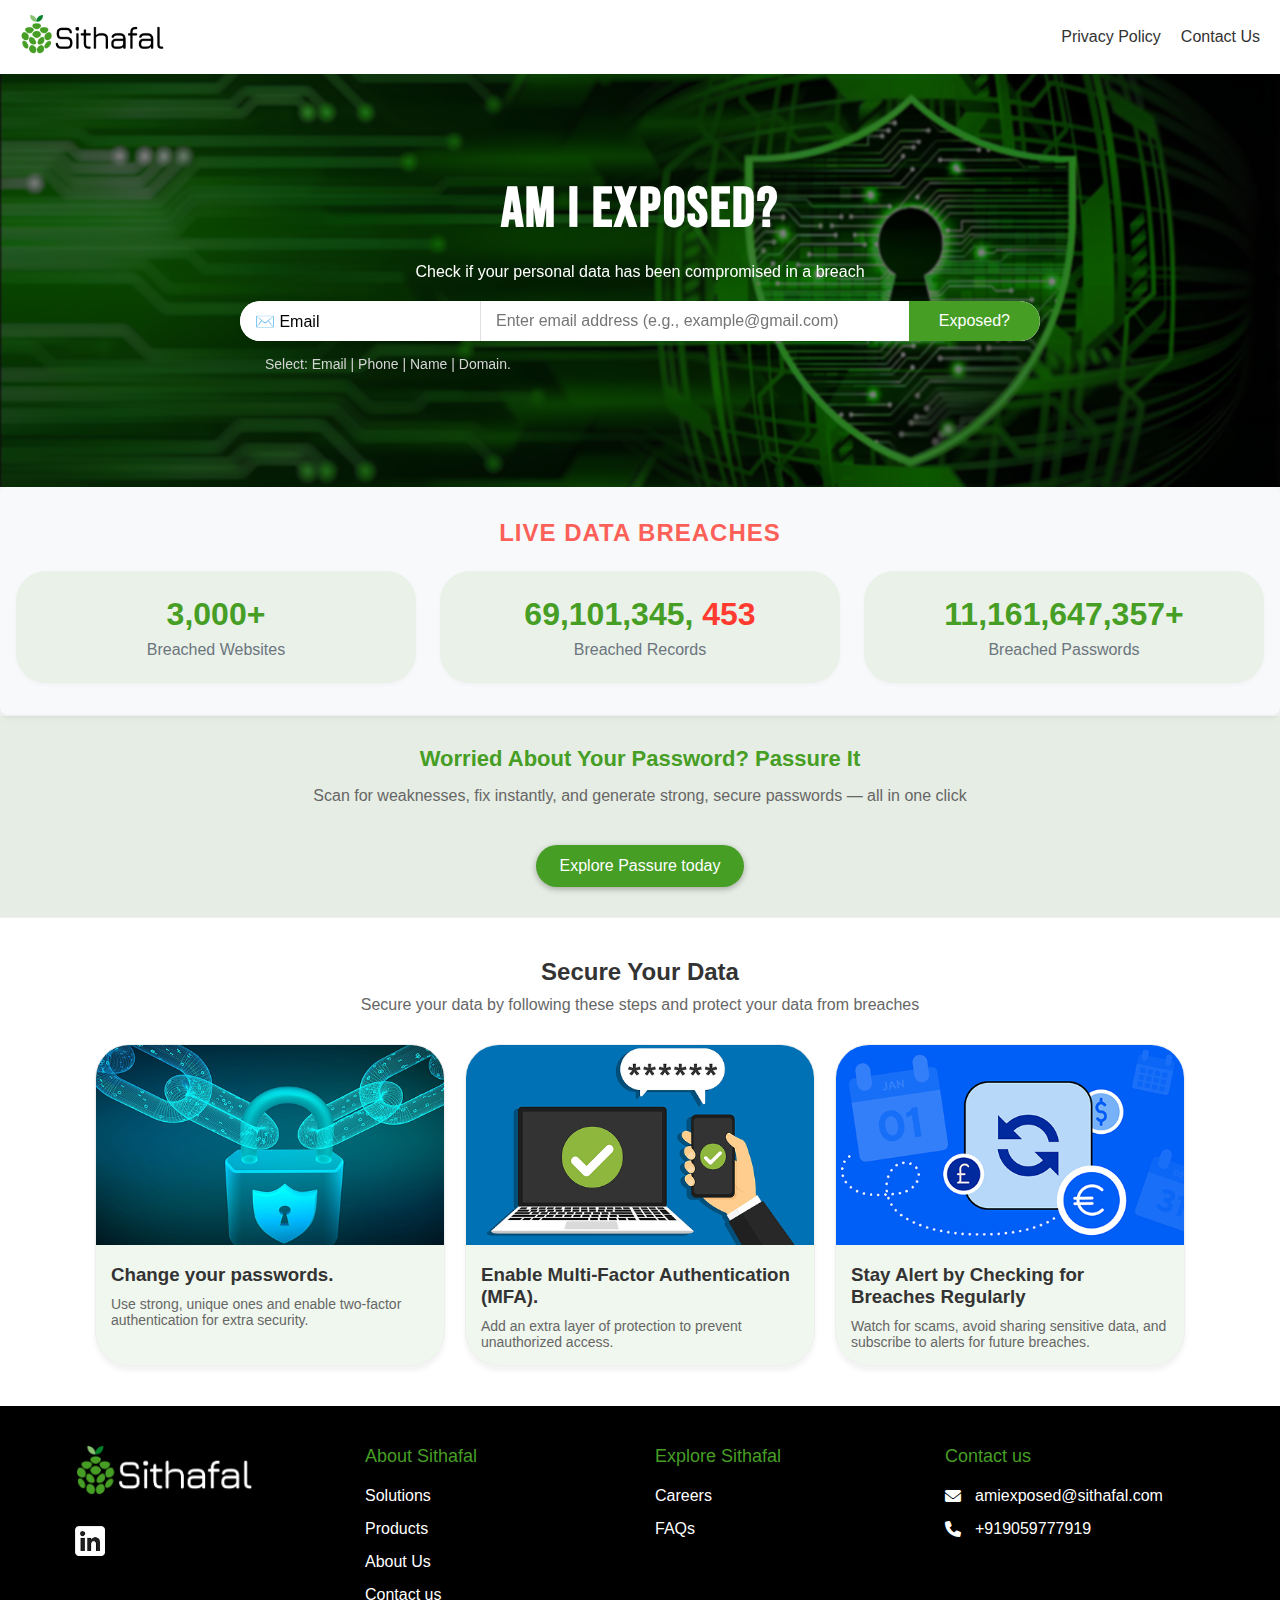
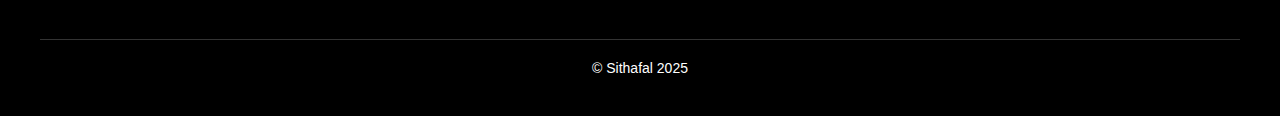
<file: index.html>
<!DOCTYPE html>
<html lang="en">

<head>
    <meta charset="UTF-8">
    <meta name="viewport" content="width=device-width, initial-scale=1.0">
    <meta charset="UTF-8">
    <meta name="viewport" content="width=device-width, initial-scale=1.0">
    <title>Am I Exposed? | Check Your Data Breach Status | Sithafal</title>
    <meta name="description" content="Check if your email, phone number, name or domain has been compromised in data breaches. Get detailed breach reports and stronger password security. More comprehensive than Have I Been Pwned.">
    <meta name="keywords" content="data breach check, email breach lookup, data leak finder, password security, cybersecurity tool, breach report">
    <meta name="robots" content="index, follow">

    <!-- Open Graph Tags -->
    <meta property="og:title" content="Am I Exposed? | Check Your Data Breach Status | Sithafal">
    <meta property="og:description" content="Discover if your personal data has been compromised with our comprehensive breach detection tool. Get detailed reports and password security recommendations.">
    <meta property="og:image" content="https://amiexposed.sithafal.com/assets/images/og-image.jpg">
    <meta property="og:url" content="https://amiexposed.sithafal.com">
    <meta property="og:type" content="website">

    <!-- Twitter Card Tags -->
    <meta name="twitter:card" content="summary_large_image">
    <meta name="twitter:title" content="Am I Exposed? | Check Your Data Breach Status">
    <meta name="twitter:description" content="Find out if your personal data has been compromised in a data breach. More comprehensive than Have I Been Pwned.">
    <meta name="twitter:image" content="https://amiexposed.sithafal.com/assets/images/twitter-card.jpg">

    <!-- Canonical URL -->
    <meta rel="canonical" href="https://amiexposed.sithafal.com">
    <title>AM I EXPOSED?</title>
    <link rel="stylesheet" href="https://cdnjs.cloudflare.com/ajax/libs/font-awesome/6.0.0-beta3/css/all.min.css">
    <link href="https://cdn.prod.website-files.com/669a55be953bf5aa9e39fee0/669e152b15bd7c845bea53d5_favicon-32x32.png"
        rel="shortcut icon" type="image/x-icon" />

    <style>
        @import url('https://fonts.googleapis.com/css2?family=Bebas+Neue&display=swap');
        * {
            margin: 0;
            padding: 0;
            box-sizing: border-box;
            font-family: Arial, sans-serif;
        }

        body {
            background-color: #f5f5f5;
        }

        header {
            display: flex;
            justify-content: space-between;
            align-items: center;
            padding: 15px 20px;
            background-color: #fff;
            box-shadow: 0 2px 5px rgba(0, 0, 0, 0.1);
        }

        .logo img {
            height: 40px;
        }

        nav ul {
            display: flex;
            list-style: none;
        }

        nav ul li {
            margin-left: 20px;
        }

        nav ul li a {
            text-decoration: none;
            color: #333;
        }

        .hamburger-menu {
            display: none;
            cursor: pointer;
            font-size: 24px;
        }

        .mobile-menu {
            display: none;
            position: absolute;
            top: 70px;
            right: 0;
            background-color: white;
            width: 200px;
            box-shadow: 0 2px 5px rgba(0, 0, 0, 0.1);
            z-index: 100;
        }

        .mobile-menu ul {
            list-style: none;
            padding: 10px;
        }

        .mobile-menu ul li {
            padding: 10px 15px;
        }

        .mobile-menu ul li a {
            text-decoration: none;
            color: #333;
        }

        .show-menu {
            display: block;
        }

        .stats-section {
    padding: 2rem 1rem; /* reduced horizontal padding for small screens */
    text-align: center;
    background-color: #f8f9fa;
    border-radius: 8px;
    box-shadow: 0 4px 6px rgba(0, 0, 0, 0.05);
}

.stats-heading {
    color: #FF3B30;
    font-size: 1.5rem;
    font-family: 'Segoe UI', Tahoma, Geneva, Verdana, sans-serif;
    margin-bottom: 1.5rem;
    font-weight: 600;
    opacity: 0.8;
    text-transform: uppercase;
    letter-spacing: 1px;
}

.stats-grid {
    display: grid;
    grid-template-columns: repeat(auto-fit, minmax(180px, 1fr));
    gap: 1.5rem;
    margin: 0 auto;
    max-width: 100%;
    width: 100%;
    box-sizing: border-box;
}

.stats-card {
    background-color: #469e2514;
    padding: 1.5rem;
    border-radius: 30px;
    box-shadow: 0 2px 4px rgba(0, 0, 0, 0.03);
    transition: transform 0.3s ease, box-shadow 0.3s ease;
}

.stats-card:hover {
    transform: translateY(-5px);
    box-shadow: 0 6px 12px rgba(0, 0, 0, 0.08);
}

.stats-value {
    font-size: 2rem;
    font-weight: 700;
    margin-bottom: 0.5rem;
    line-height: 1.2;
}

.stats-label {
    font-size: 1rem;
    color: #6c757d;
    font-weight: 500;
}

.text-highlight {
    color: #469e25;
}

.text-alert {
    color: #FF3B30;
}

/* Responsive tweaks */
@media (max-width: 768px) {
    .stats-grid {
        grid-template-columns: 1fr 1fr;
    }

    .stats-value {
        font-size: 1.5rem;
    }

    .stats-card {
        padding: 1rem;
    }
}

@media (max-width: 480px) {
    .stats-grid {
        grid-template-columns: 1fr;
    }

    .stats-value {
        font-size: 1.4rem;
    }
}

        .hero {
            background-color: #f0fff0;
            padding: 40px 20px;
            text-align: center;
        }

        /* .hero h1 {
            color: #fff;
            font-size: 2.5rem;
            display: flex;
            justify-content: center;
            padding-right: 80px;
            padding-top: 12px;
        } */

        .hero h1 {
    font-family: 'Bebas Neue', sans-serif;
    font-size: 3.5rem;
    display: flex;
    justify-content: center;
    padding-top: 12px;
    letter-spacing: 2px;
}

.exposed-first {
    color: #000; /* Light blue color - adjust to your preferred first color */
}

.exposed-second {
    color: #fff; /* White color - adjust to your preferred second color */
}

@media screen and (max-width: 576px) {
    .hero h1 {
        font-size: 2.5rem;
        padding-right: 0px;
    }
}

        .subtitle {
            margin-bottom: 20px;
            color: #fff;
        }

        .search-form-container {
            max-width: 800px;
            margin: 0 auto;
            padding: 20px 0;
        }

        .search-input-group {
            display: flex;
            width: 100%;
            margin: 0 auto;
            border-radius: 30px;
            overflow: hidden;
            box-shadow: 0 2px 5px rgba(0, 0, 0, 0.1);
        }

        #searchInput {
            flex: 1;
            padding: 12px 20px;
            border: 1px solid #ddd;
            border-right: none;
            border-radius: 30px 0 0 30px;
            font-size: 16px;
            outline: none;
        }

        .search-btn {
            background-color: #469e25;
            color: white;
            border: none;
            padding: 6px 30px;
            border-radius: 0 30px 30px 0;
            cursor: pointer;
            font-size: 16px;
            white-space: nowrap;
            height: 40px;
        }

        .standalone-btn {
            background-color: #469e25;
            color: white;
            border: none;
            padding: 12px 30px;
            border-radius: 30px;
            cursor: pointer;
            font-size: 16px;
            white-space: nowrap;
            display: inline-block;
            text-decoration: none;
            margin-top: 20px;
        }

        .error-message {
            color: #FF3B30;
            font-size: 14px;
            margin: 5px 0;
            display: none;
        }

        .input-hint {
            color: #fff;
            font-size: 14px;
            margin-top: 10px;
            text-align: start;
            padding-left: 1rem;
        }

                .passure-section {
            background-color: #469e2514;
            padding: 30px 20px;
            text-align: center;
            border-top: 1px solid #eee;
            border-bottom: 1px solid #eee;
        }

        .passure-section h3 {
            color: #469e25;
            margin-bottom: 15px;
            font-size: 22px;
        }

        .passure-section p {
            color: #666;
            margin-bottom: 20px;
            margin-left: auto;
            margin-right: auto;
            white-space: nowrap;
            overflow: hidden;
            text-overflow: ellipsis;
        }


        .security-tips {
            padding: 40px 20px;
            background-color: #fff;
        }

        .Secure-data {
            color: #333;
            margin-bottom: 10px;
            text-align: center;
        }

        .darktext {
            color: #666;
            text-align: center;
            margin-bottom: 30px;
        }

        .tips-container {
            display: flex;
            flex-wrap: wrap;
            justify-content: center;
            gap: 20px;
            max-width: 1200px;
            margin: 0 auto;
        }

        .tip {
            width: 350px;
            border: 1px solid #eee;
            border-radius: 10px;
            overflow: hidden;
            box-shadow: 0 5px 5px rgba(0, 0, 0, 0.05);
        }

        .tip img {
            width: 100%;
            height: 200px;
            object-fit: cover;
        }

        .tip-content {
            padding: 15px;
        }

        .tip-content h3 {
            margin-bottom: 10px;
            color: #333;
        }

        .text-color-5 {
            color: #666;
        }

        .font-14 {
            font-size: 14px;
        }

        .border-radius-3 {
            border-radius: 34px;
            background-color: #469e2514;
        }

        footer {
    background-color: #000;
    color: white;
    padding: 40px 0;
}

.footer-content {
    display: flex;
    flex-wrap: wrap;
    justify-content: space-between;
    max-width: 1200px;
    margin: 0 auto;
    padding: 0 20px;
}

.footer-section {
    flex: 1;
    min-width: 200px;
    margin-bottom: 20px;
    padding: 0 15px;
}

.logo-section {
    display: flex;
    flex-direction: column;
}

.social-links {
    margin-top: 30px;
}

.footer-section h3 {
    margin-bottom: 20px;
    font-size: 18px;
    font-weight: normal;
    color: #469e25;
}

.footer-section ul {
    list-style: none;
    padding: 0;
    margin: 0;
}

.footer-section ul li {
    margin-bottom: 15px;
}

.footer-section ul li a {
    color: #fff;
    text-decoration: none;
    font-size: 16px;
}

.footer-section ul li a:hover {
    color: #469e25;
}

.contact-info p {
    display: flex;
    align-items: center;
    margin-bottom: 15px;
    color: #fff;
    font-size: 16px;
}

.contact-icon {
    margin-right: 10px;
    display: inline-flex;
    align-items: center;
}

/* If you're using Font Awesome icons instead of images */
.fas {
    margin-right: 10px;
    width: 20px;
}

.footer-bottom {
    text-align: center;
    padding-top: 20px;
    margin-top: 20px;
    border-top: 1px solid #333;
    max-width: 1200px;
    margin: 0 auto;
}

.footer-bottom p {
    font-size: 14px;
    color: #fff;
}

/* Media query for responsive design */
@media (max-width: 768px) {
    .footer-section {
        min-width: 100%;
        margin-bottom: 30px;
    }
    
    .footer-content {
        flex-direction: column;
    }
}
@media (max-width: 768px) {
    .footer-content {
        flex-direction: column;
        align-items: center;
        text-align: center;
    }

    .footer-section {
        min-width: 100%;
        margin-bottom: 30px;
        padding: 0 15px;
    }

    .logo-section,
    .social-links,
    .contact-section,
    .links-section {
        display: flex;
        flex-direction: column;
        align-items: center;
    }

    .contact-info {
        display: flex;
        flex-direction: column;
        align-items: center;
    }

    .contact-info p {
        justify-content: center;
    }

    .footer-section ul {
        padding: 0;
        text-align: center;
    }

    .footer-section ul li {
        margin: 10px 0;
    }

    .social-links a {
        margin: 0 5px;
    }
}


        #loadingIndicator {
            display: none;
            position: fixed;
            top: 0;
            left: 0;
            width: 100%;
            height: 100%;
            background: rgba(255, 255, 255, 0.8);
            z-index: 1000;
            justify-content: center;
            align-items: center;
        }

        .search-form {
            display: flex;
            align-items: stretch;
            border-radius: 30px;
            box-shadow: 0 2px 5px rgba(0, 0, 0, 0.1);
            background-color: white;
            overflow: hidden;
            margin-bottom: 10px;
        }

        .select-wrapper {
            width: 30%;
        }

        .email-input {
            flex: 1;
            margin: 0;
            border-left: 1px solid #e0e0e0;
            width: 60%;
        }

        #query {
            height: 40px;
            border: none;
            border-radius: 30px 0 0 30px;
            padding-left: 15px;
            outline: none;
            width: 100%;
            background-color: white;
        }

        .email-input {
            flex: 1;
            margin: 0;
            border-left: 1px solid #e0e0e0;
        }

        #email {
            height: 40px;
            border: none;
            padding-left: 15px;
            width: 100%;
            outline: none;
        }

        .example {
            display: flex;
            align-items: center;
            justify-content: flex-start;
            padding: 5px 15px;
            color: #D3D3D3;
            font-size: 14px;
            margin-top: 5px;
            text-align: left;
            margin-left: 10px;
        }

        .error-message {
            color: red;
            font-size: 14px;
            margin: 5px 0 5px 10px;
            display: none;
            text-align: left;
        }

        @media screen and (max-width: 576px) {
            .hero h1 {
                font-size: 1.5rem;
                padding-right: 0px;
            }

            .hero {
                background-image: unset !important;
                background: linear-gradient(135deg, #205b1c 0%, #3e8e41 50%, #a8e063 100%) !important;
                padding: 60px 15px;
            }
            
            .search-form {
                flex-direction: column;
                border-radius: 15px;
                width: 100%;
            }
            
            #query {
                border-radius: 15px 15px 0 0;
                border-bottom: 1px solid #e0e0e0;
                width: 100%;
            }
            
            .select-wrapper {
                width: 100%;
            }
            
            .email-input {
                border-left: none;
                width: 100%;
            }
            
            #email {
                width: 100%;
            }
            
            .search-btn {
                border-radius: 0 0 15px 15px;
                width: 100%;
                padding: 10px;
            }

            .example, .error-message {
                margin-left: 5px;
                padding-left: 10px;
            }
        }

        @media (max-width: 768px) {
            header nav {
                display: none;
            }

            .hamburger-menu {
                display: block;
            }

            .stat-item h3 {
                font-size: 24px;
            }

            .stat-container {
                gap: 15px;
            }

            .footer-section {
                flex: 100%;
                text-align: center;
            }

            .tips-container {
                flex-direction: column;
                align-items: center;
            }

            .tip {
                width: 100%;
                max-width: 350px;
            }
        } 

        .hero {
            position: relative;
            background-image: url('/assets/images/bf crop.png');
            background-size: 100% 100%;
            background-position: center;
            background-repeat: no-repeat;
            color: white;
            padding: 90px 20px;
            overflow: hidden;
            z-index: 0;
        }

        .hero::before {
            content: "";
            position: absolute;
            top: 0;
            left: 0;
            width: 100%;
            height: 100%;
            background-color: rgba(0, 0, 0, 0.5);
            backdrop-filter: blur(1px);
            z-index: 0;
        }

        .hero>* {
            position: relative;
            z-index: 1;
        }

        .hidden {
            display: none;
        }

        /* ADD THESE BREACH RESULT STYLES
        .breach-item {
            background-color: #fff;
            border-radius: 8px;
            padding: 20px;
            margin: 20px auto;
            box-shadow: 0 2px 8px rgba(0, 0, 0, 0.1);
            max-width: 800px;
        }

        .compromised-data-key {
            display: inline-block;
            background-color: #f0f7ff;
            border: 1px solid #111E45;
            padding: 6px 12px;
            border-radius: 20px;
            margin: 4px;
            font-size: 14px;
            color: #111E45;
        }

        .breach-description h4 {
            color: #d32f2f;
            margin: 15px 0;
        }

        .breach-description p {
            margin: 8px 0;
            color: #666;
        } */

        /* Apply dark background only to the result section */
#search-results {
    background-color: #111E45;
    padding: 10px 20px;
    color: #fff;
}

/* Title and subtitle styling inside search results */
#search-results .breach-info h1 {
    font-size: 24px;
    margin-bottom: 10px;
}

#search-results .breach-info p {
    font-size: 16px;
    font-family: 'Segoe UI', Tahoma, Geneva, Verdana, sans-serif;
}

/* Breach results layout in two columns */
.breachresults {
    display: flex;
    flex-wrap: wrap;
    justify-content: center;
    gap: 20px;
    margin-bottom: 40px;
}

/* Individual result card */
.breach-item {
    background-color: #fff;
    border-radius: 24px;
    padding: 20px;
    width: 45%;
    min-width: 300px;
    box-shadow: 0 2px 8px rgba(0, 0, 0, 0.1);
    color: #000;
}

/* Compromised data tags */
.compromised-data-key {
    display: inline-block;
    background-color: #f0f7ff;
    border: 1px solid #111E45;
    padding: 6px 12px;
    border-radius: 20px;
    margin: 4px 4px 8px 0;
    font-size: 14px;
    font-family: 'Segoe UI', Tahoma, Geneva, Verdana, sans-serif;
    color: #111E45;
}

/* Breach titles and description text */
.breach-description h4 {
    color: #d32f2f;
    margin: 15px 0 5px;
}

.breach-description p {
    color: #333;
    margin: 8px 0;
}

/* Unlock button styling */
.unlock-button-container {
    text-align: center;
}

.standalone-btn {
    background-color: #469e25;
    color: white;
    padding: 12px 24px;
    border-radius: 30px;
    text-decoration: none;
    font-size: 16px;
    display: inline-block;
    box-shadow: 0 2px 6px rgba(0, 0, 0, 0.3);
    transition: background-color 0.3s ease;
}

.standalone-btn:hover {
    background-color: #27ae60;
}

.stats h1 {
    color: #FF3B30; /* Change this to any color you like */
    font-size: 22px;
    font-family: 'Segoe UI', Tahoma, Geneva, Verdana, sans-serif;
    margin-bottom: 20px;
    opacity: 0.6;
}

input, select, textarea {
  font-size: 16px !important; /* Prevents zoom on iOS */
}

#email, #query {
  font-size: 16px;
  -webkit-appearance: none; /* Removes default styling on iOS */
  -moz-appearance: none;
  appearance: none;
}

    </style>
    <script type="application/ld+json">
        {
          "@context": "https://schema.org",
          "@type": "WebApplication",
          "name": "Am I Exposed?",
          "description": "A comprehensive tool to check if your personal data has been compromised in data breaches.",
          "applicationCategory": "SecurityApplication",
          "operatingSystem": "Web",
          "offers": {
            "@type": "Offer",
            "price": "0",
            "priceCurrency": "USD"
          },
          "provider": {
            "@type": "Organization",
            "name": "Sithafal Technologies",
            "url": "https://www.sithafal.com",
            "logo": "https://amiexposed.sithafal.com/assets/images/Sithafal-Logo.png"
          },
          "potentialAction": {
            "@type": "SearchAction",
            "target": "https://amiexposed.sithafal.com/?search={search_term}",
            "query-input": "required name=search_term"
          }
        }
        </script>
        
        <script type="application/ld+json">
        {
          "@context": "https://schema.org",
          "@type": "FAQPage",
          "mainEntity": [{
            "@type": "Question",
            "name": "How do I check if my data has been exposed in a breach?",
            "acceptedAnswer": {
              "@type": "Answer",
              "text": "Simply enter your email, phone number, full name, or domain in our search tool and click 'Exposed?' to check if your information has been compromised in known data breaches."
            }
          }, {
            "@type": "Question",
            "name": "How is 'Am I Exposed?' different from Have I Been Pwned?",
            "acceptedAnswer": {
              "@type": "Answer",
              "text": "Unlike Have I Been Pwned which only checks emails, 'Am I Exposed?' can check for breaches using your email, phone number, full name, or domain. We also provide detailed breach reports with information about what data was compromised."
            }
          }, {
            "@type": "Question",
            "name": "How can I improve my password security?",
            "acceptedAnswer": {
              "@type": "Answer",
              "text": "Our Passure tool helps you scan for password weaknesses, fix security issues instantly, and generate strong, secure passwords—all in one click."
            }
          }]
        }
        </script>
</head>

<body>
    <header>
        <div class="logo">
            <a href="/index.html">
                <img src="./assets/images/Sithafal Logo.png" alt="Sithafal Logo">
            </a>
        </div>
        <nav>
            <ul class="d-flex">
                <li><a href="Terms&conditions.html">Privacy Policy</a></li>
                <li><a href="/contact-us.html">Contact Us</a></li>
            </ul>
        </nav>
        <div class="hamburger-menu" id="hamburgerMenu">
            <i class="fas fa-bars"></i>
        </div>
        <div class="mobile-menu" id="mobileMenu">
            <ul>
                <li><a href="Terms&conditions.html">Privacy Policy</a></li>
                <li><a href="/contact-us.html">Contact Us</a></li>
            </ul>
        </div>
    </header>

    <main>
        <section class="hero">
            <h1>AM I EXPOSED?</h1>
            <div class="search-form-container">
                <p class="subtitle">Check if your personal data has been compromised in a breach</p>
                <div class="search-form">
                    <div class="select-wrapper">
                        <select id="query" style="font-size: 18px;">
                            <!-- <option value="select">Select</option> -->
                            <option value="mail">✉️ Email</option>
                            <option value="name">👤 Name or Nickname</option>
                            <option value="phone">📱 Phone Number</option>
                            <option value="domain">🌐 Domain</option>
                        </select>
                    </div>
                    <div class="email-input">
                        <input type="text" id="email" placeholder="Enter the Query">
                    </div>
                    <button id='searchButton' class="search-btn">Exposed?</button>
                </div>
                <p class="error-message" id="emailError">Please enter valid data.</p>
                <p class="example" id="inputHint">Select: Email | Phone | Name | Domain.</p>
            </div>
        </section>

        <section class="stats-section">
            <h2 class="stats-heading">Live Data Breaches</h2>
            <div class="stats-grid">
                <div class="stats-card">
                    <div class="stats-value text-highlight">3,000+</div>
                    <div class="stats-label">Breached Websites</div>
                </div>
                <div class="stats-card">
                    <div class="stats-value text-highlight">
                        <span id="static-part">69,101,345,</span>
                        <span id="moving-part" class="text-alert">452</span>
                    </div>
                    <div class="stats-label">Breached Records</div>
                </div>
                <div class="stats-card">
                    <div class="stats-value text-highlight">11,161,647,357+</div>
                    <div class="stats-label">Breached Passwords</div>
                </div>
            </div>
        </section>        

        <section id="search-results" style="display: none;">
            <div class="breach-info" style="text-align: center; margin: 30px 0;">
                <h1>Your data found in <span style="color: red;">0 Breaches</span></h1>
                <p>We found your information in a leaked database circulating on the dark web.</p>
            </div>
            
            <div class="breachresults">
                <!-- Results will be dynamically inserted here -->
            </div>
            
            <div class="unlock-button-container">
                <a id="unlock-all-details" href="/contact-us.html" class="standalone-btn">
                    <span class="icon-rb-lock me-2 font-13"></span>Unlock Report
                </a>
            </div>
        </div>
        </section>

        <section class="passure-section">
            <h3>Worried About Your Password? Passure It</h3>
            <p>Scan for weaknesses, fix instantly, and generate strong, secure passwords — all in one click</p>
            <a href="/Passure.html" class="standalone-btn">
                Explore Passure today
            </a>
        </section>

        <section class="security-tips">
            <h2 class="Secure-data" tabindex="0" aria-label="Secure Your Data">Secure Your Data</h2>
            <p tabindex="0" aria-label="polite" class="darktext">Secure your data by following these steps and
                protect your data from breaches</p>
            <div class="tips-container">
                <div class="tip border-radius-3">
                    <img src="./assets/images/Changeyourpasswords.png" alt="Change Passwords">
                    <div class="tip-content text-start">
                        <h3>Change your passwords.</h3>
                        <p class="text-color-5 font-14">Use strong, unique ones and enable two-factor authentication
                            for extra security.</p>
                    </div>
                </div>
                <div class="tip border-radius-3">
                    <img src="./assets/images/mfa.png" alt="Enable MFA">
                    <div class="tip-content text-start">
                        <h3>Enable Multi-Factor Authentication (MFA).</h3>
                        <p class="text-color-5 font-14">Add an extra layer of protection to prevent unauthorized
                            access.</p>
                    </div>
                </div>
                <div class="tip border-radius-3">
                    <img src="./assets/images/Stayalertandgetnotifications.png" alt="Breach Alerts">
                    <div class="tip-content text-start">
                        <h3>Stay Alert by Checking for Breaches Regularly</h3>
                        <p class="text-color-5 font-14">Watch for scams, avoid sharing sensitive data, and subscribe
                            to alerts for future breaches.</p>
                    </div>
                </div>
            </div>
        </section>

        <div id="loadingIndicator">
            <img src="./assets/images/Sithafal Favicon_Alpha_with freeze frame.gif" width="200" />
        </div>
    </main>

    <footer>
        <div class="footer-content">
            <div class="footer-section logo-section">
                <img src="./assets/images/image copy 5.png" alt="Sithafal Logo" width="180">
                <div class="social-links">
                    <a href="https://www.linkedin.com/company/sithafal-technologies/?originalSubdomain=in">
                        <img src="./assets/images/linkedin.png" alt="LinkedIn" width="30" />
                    </a>
                </div>
            </div>
            
            <div class="footer-section links-section">
                <h3>About Sithafal</h3>
                <ul>
                    <li><a href="https://www.sithafal.com/">Solutions</a></li>
                    <li><a href="https://www.sithafal.com/">Products</a></li>
                    <li><a href="https://www.sithafal.com/about-us">About Us</a></li>
                    <li><a href="/contact-us.html">Contact us</a></li>
                </ul>
            </div>
            
            <div class="footer-section links-section">
                <h3>Explore Sithafal</h3>
                <ul>
                    <li><a href="https://www.sithafal.com/careers">Careers</a></li>
                    <li><a href="https://sithafal-website.webflow.io/#FAQ-s">FAQs</a></li>
                </ul>
            </div>
            
            <div class="footer-section contact-section">
                <h3>Contact us</h3>
                <div class="contact-info">
                    <p><i class="fas fa-envelope"></i> amiexposed@sithafal.com</p>
                    <p><i class="fas fa-phone"></i> +919059777919</p>
                </div>
            </div>
        </div>
        
        <div class="footer-bottom">
            <p>© Sithafal 2025</p>
        </div>
    </footer>
    
    <!-- Link to external JavaScript file -->
    <script src="script.js"></script>
</body>
</html>
</file>
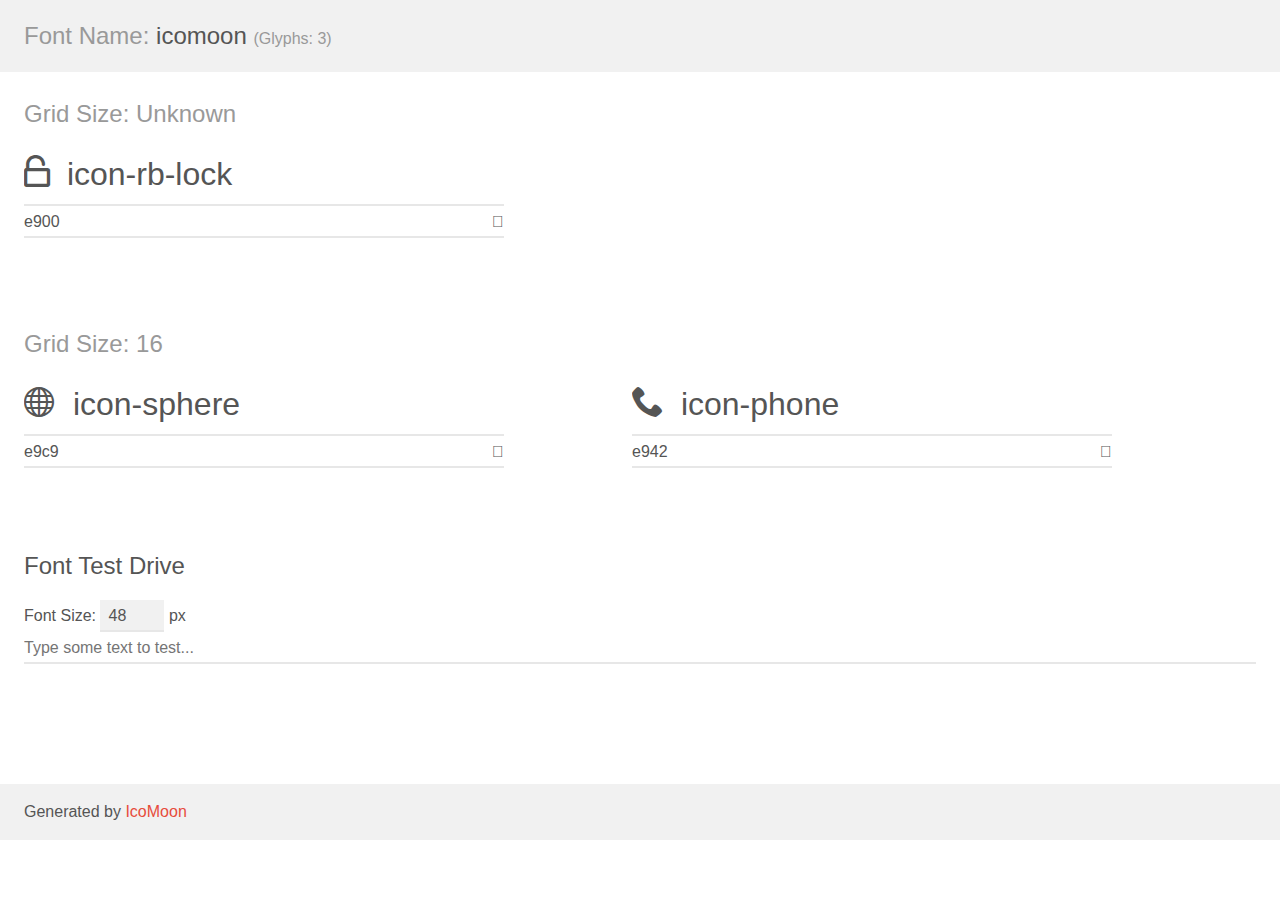
<file: assets/icons/demo.html>
<!doctype html>
<html>
<head>
    <meta charset="utf-8">
    <title>IcoMoon Demo</title>
    <meta name="description" content="An Icon Font Generated By IcoMoon.io">
    <meta name="viewport" content="width=device-width, initial-scale=1">
    <link rel="stylesheet" href="demo-files/demo.css">
    <link rel="stylesheet" href="style.css"></head>
<body>
    <div class="bgc1 clearfix">
        <h1 class="mhmm mvm"><span class="fgc1">Font Name:</span> icomoon <small class="fgc1">(Glyphs:&nbsp;3)</small></h1>
    </div>
    <div class="clearfix mhl ptl">
        <h1 class="mvm mtn fgc1">Grid Size: Unknown</h1>
        <div class="glyph fs1">
            <div class="clearfix bshadow0 pbs">
                <span class="icon-rb-lock"></span>
                <span class="mls"> icon-rb-lock</span>
            </div>
            <fieldset class="fs0 size1of1 clearfix hidden-false">
                <input type="text" readonly value="e900" class="unit size1of2" />
                <input type="text" maxlength="1" readonly value="&#xe900;" class="unitRight size1of2 talign-right" />
            </fieldset>
            <div class="fs0 bshadow0 clearfix hidden-true">
                <span class="unit pvs fgc1">liga: </span>
                <input type="text" readonly value="" class="liga unitRight" />
            </div>
        </div>
    </div>
    <div class="clearfix mhl ptl">
        <h1 class="mvm mtn fgc1">Grid Size: 16</h1>
        <div class="glyph fs2">
            <div class="clearfix bshadow0 pbs">
                <span class="icon-sphere"></span>
                <span class="mls"> icon-sphere</span>
            </div>
            <fieldset class="fs0 size1of1 clearfix hidden-false">
                <input type="text" readonly value="e9c9" class="unit size1of2" />
                <input type="text" maxlength="1" readonly value="&#xe9c9;" class="unitRight size1of2 talign-right" />
            </fieldset>
            <div class="fs0 bshadow0 clearfix hidden-true">
                <span class="unit pvs fgc1">liga: </span>
                <input type="text" readonly value="sphere, globe" class="liga unitRight" />
            </div>
        </div>
        <div class="glyph fs2">
            <div class="clearfix bshadow0 pbs">
                <span class="icon-phone"></span>
                <span class="mls"> icon-phone</span>
            </div>
            <fieldset class="fs0 size1of1 clearfix hidden-false">
                <input type="text" readonly value="e942" class="unit size1of2" />
                <input type="text" maxlength="1" readonly value="&#xe942;" class="unitRight size1of2 talign-right" />
            </fieldset>
            <div class="fs0 bshadow0 clearfix hidden-true">
                <span class="unit pvs fgc1">liga: </span>
                <input type="text" readonly value="phone, telephone" class="liga unitRight" />
            </div>
        </div>
    </div>

    <!--[if gt IE 8]><!-->
    <div class="mhl clearfix mbl">
        <h1>Font Test Drive</h1>
        <label>
            Font Size: <input id="fontSize" type="number" class="textbox0 mbm"
            min="8" value="48" />
            px
        </label>
        <input id="testText" type="text" class="phl size1of1 mvl"
        placeholder="Type some text to test..." value=""/>
        <div id="testDrive" class="icon-" style="font-family: icomoon">&nbsp;
        </div>
    </div>
    <!--<![endif]-->
    <div class="bgc1 clearfix">
        <p class="mhl">Generated by <a href="https://icomoon.io/app">IcoMoon</a></p>
    </div>

    <script src="demo-files/demo.js"></script>
</body>
</html>
</file>
<file: assets/icons/demo-files/demo.css>
body {
  padding: 0;
  margin: 0;
  font-family: sans-serif;
  font-size: 1em;
  line-height: 1.5;
  color: #555;
  background: #fff;
}
h1 {
  font-size: 1.5em;
  font-weight: normal;
}
small {
  font-size: .66666667em;
}
a {
  color: #e74c3c;
  text-decoration: none;
}
a:hover, a:focus {
  box-shadow: 0 1px #e74c3c;
}
.bshadow0, input {
  box-shadow: inset 0 -2px #e7e7e7;
}
input:hover {
  box-shadow: inset 0 -2px #ccc;
}
input, fieldset {
  font-family: sans-serif;
  font-size: 1em;
  margin: 0;
  padding: 0;
  border: 0;
}
input {
  color: inherit;
  line-height: 1.5;
  height: 1.5em;
  padding: .25em 0;
}
input:focus {
  outline: none;
  box-shadow: inset 0 -2px #449fdb;
}
.glyph {
  font-size: 16px;
  width: 15em;
  padding-bottom: 1em;
  margin-right: 4em;
  margin-bottom: 1em;
  float: left;
  overflow: hidden;
}
.liga {
  width: 80%;
  width: calc(100% - 2.5em);
}
.talign-right {
  text-align: right;
}
.talign-center {
  text-align: center;
}
.bgc1 {
  background: #f1f1f1;
}
.fgc1 {
  color: #999;
}
.fgc0 {
  color: #000;
}
p {
  margin-top: 1em;
  margin-bottom: 1em;
}
.mvm {
  margin-top: .75em;
  margin-bottom: .75em;
}
.mtn {
  margin-top: 0;
}
.mtl, .mal {
  margin-top: 1.5em;
}
.mbl, .mal {
  margin-bottom: 1.5em;
}
.mal, .mhl {
  margin-left: 1.5em;
  margin-right: 1.5em;
}
.mhmm {
  margin-left: 1em;
  margin-right: 1em;
}
.mls {
  margin-left: .25em;
}
.ptl {
  padding-top: 1.5em;
}
.pbs, .pvs {
  padding-bottom: .25em;
}
.pvs, .pts {
  padding-top: .25em;
}
.unit {
  float: left;
}
.unitRight {
  float: right;
}
.size1of2 {
  width: 50%;
}
.size1of1 {
  width: 100%;
}
.clearfix:before, .clearfix:after {
  content: " ";
  display: table;
}
.clearfix:after {
  clear: both;
}
.hidden-true {
  display: none;
}
.textbox0 {
  width: 3em;
  background: #f1f1f1;
  padding: .25em .5em;
  line-height: 1.5;
  height: 1.5em;
}
#testDrive {
  display: block;
  padding-top: 24px;
  line-height: 1.5;
}
.fs0 {
  font-size: 16px;
}
.fs1 {
  font-size: 32px;
}
.fs2 {
  font-size: 32px;
}
</file>
<file: assets/icons/style.css>
@font-face {
  font-family: 'icomoon';
  src:  url('fonts/icomoon.eot?a2vy19');
  src:  url('fonts/icomoon.eot?a2vy19#iefix') format('embedded-opentype'),
    url('fonts/icomoon.ttf?a2vy19') format('truetype'),
    url('fonts/icomoon.woff?a2vy19') format('woff'),
    url('fonts/icomoon.svg?a2vy19#icomoon') format('svg');
  font-weight: normal;
  font-style: normal;
  font-display: block;
}

[class^="icon-"], [class*=" icon-"] {
  /* use !important to prevent issues with browser extensions that change fonts */
  font-family: 'icomoon' !important;
  speak: never;
  font-style: normal;
  font-weight: normal;
  font-variant: normal;
  text-transform: none;
  line-height: 1;

  /* Better Font Rendering =========== */
  -webkit-font-smoothing: antialiased;
  -moz-osx-font-smoothing: grayscale;
}

.icon-rb-lock:before {
  content: "\e900";
}
.icon-sphere:before {
  content: "\e9c9";
}
.icon-phone:before {
  content: "\e942";
}
</file>
